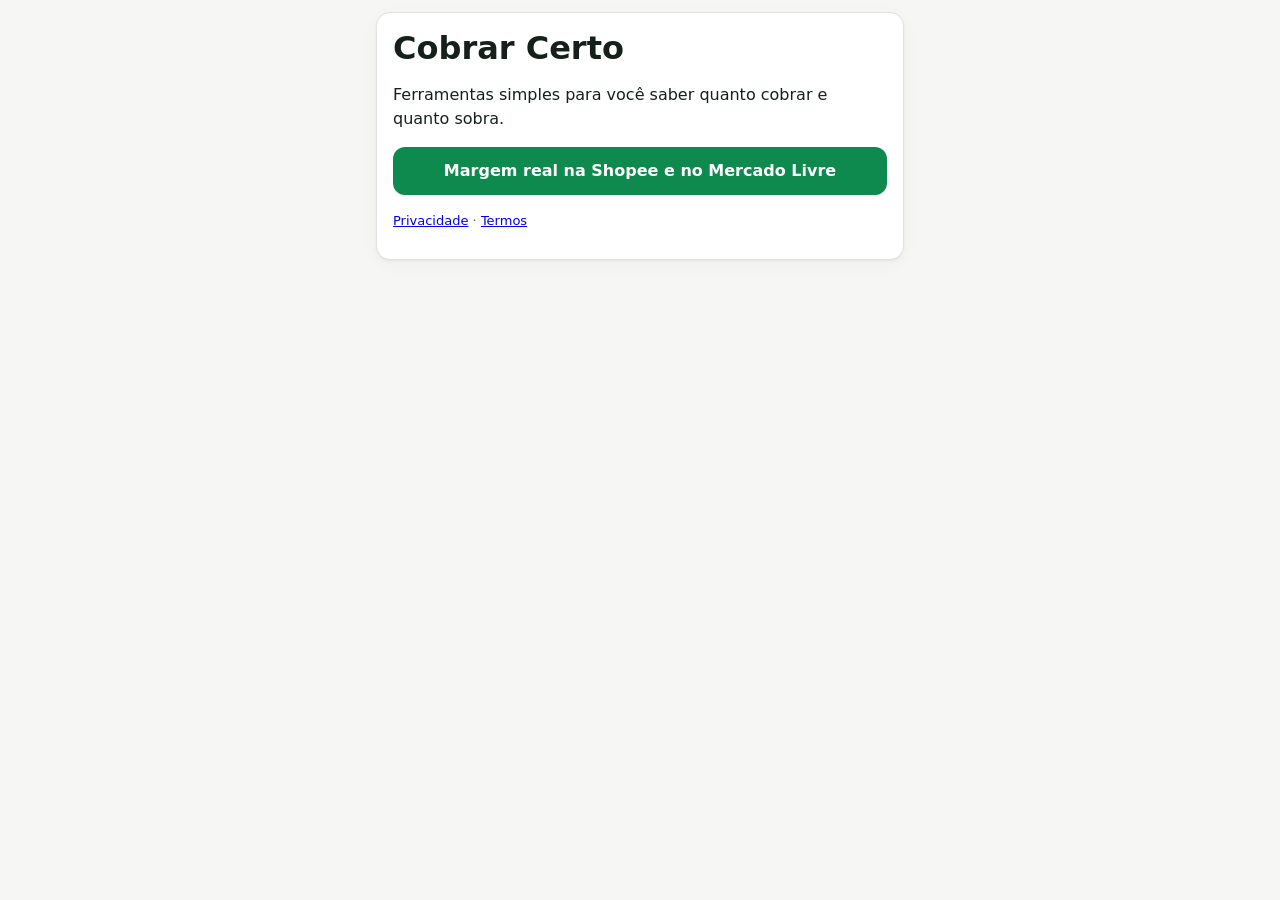
<file: index.html>
<!doctype html><html lang="pt-BR"><head><meta charset="utf-8">
<meta name="viewport" content="width=device-width,initial-scale=1"><title>Cobrar Certo</title>
<link rel="stylesheet" href="assets/base.css"></head><body><main class="wrap"><div class="card"><h1>Cobrar Certo</h1>
<p>Ferramentas simples para você saber quanto cobrar e quanto sobra.</p>
<p><a class="btn" href="o/marketplace/">Margem real na Shopee e no Mercado Livre</a></p>
<p class="small muted"><a href="privacidade.html">Privacidade</a> · <a href="termos.html">Termos</a></p></div></main></body></html>
</file>
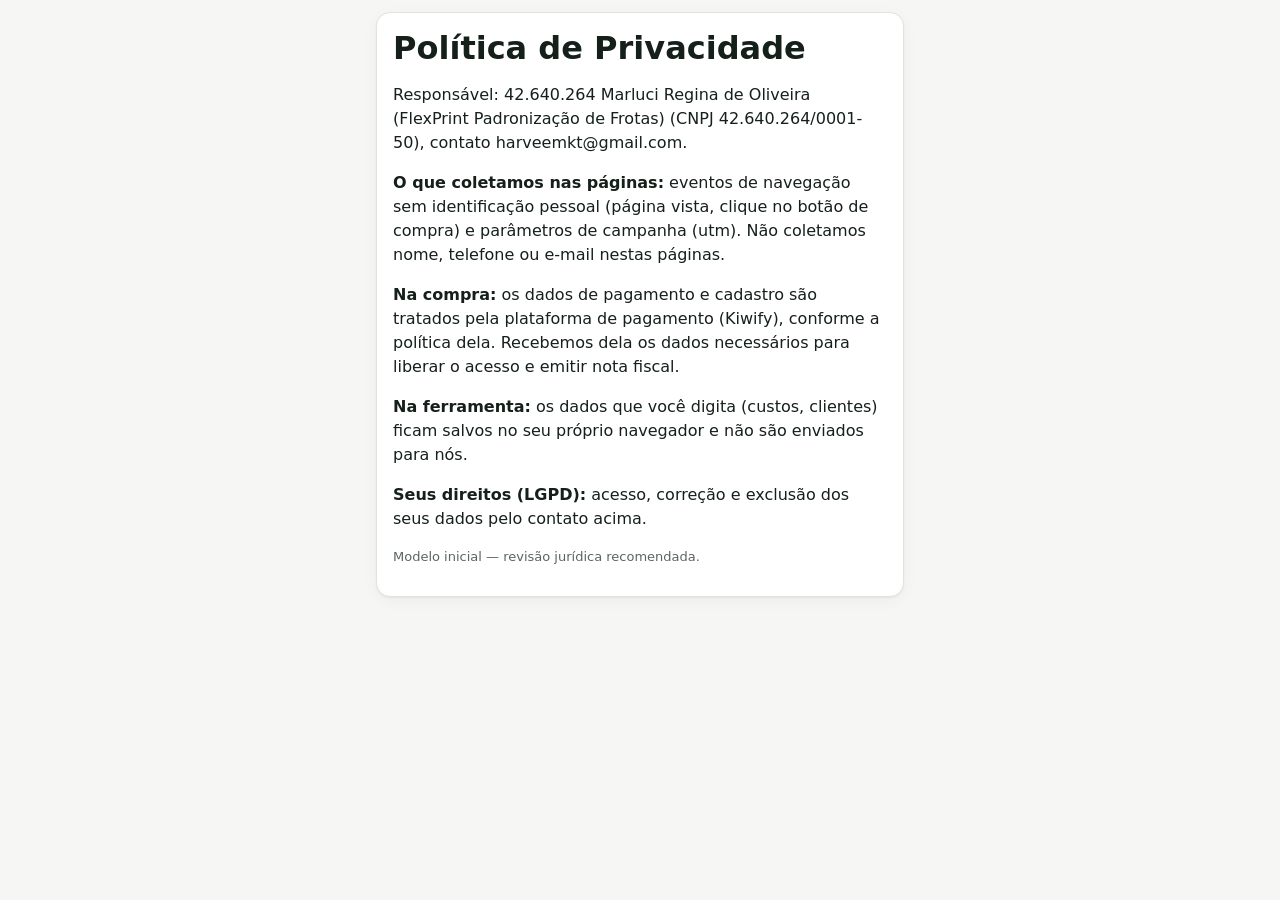
<file: privacidade.html>
<!doctype html><html lang="pt-BR"><head><meta charset="utf-8">
<meta name="viewport" content="width=device-width,initial-scale=1"><title>Política de Privacidade</title>
<link rel="stylesheet" href="assets/base.css"></head><body><main class="wrap"><div class="card"><h1>Política de Privacidade</h1>
<p>Responsável: 42.640.264 Marluci Regina de Oliveira (FlexPrint Padronização de Frotas) (CNPJ 42.640.264/0001-50), contato harveemkt@gmail.com.</p>
<p><strong>O que coletamos nas páginas:</strong> eventos de navegação sem identificação pessoal (página vista, clique no botão de compra) e parâmetros de campanha (utm). Não coletamos nome, telefone ou e-mail nestas páginas.</p>
<p><strong>Na compra:</strong> os dados de pagamento e cadastro são tratados pela plataforma de pagamento (Kiwify), conforme a política dela. Recebemos dela os dados necessários para liberar o acesso e emitir nota fiscal.</p>
<p><strong>Na ferramenta:</strong> os dados que você digita (custos, clientes) ficam salvos no seu próprio navegador e não são enviados para nós.</p>
<p><strong>Seus direitos (LGPD):</strong> acesso, correção e exclusão dos seus dados pelo contato acima.</p>
<p class="small muted">Modelo inicial — revisão jurídica recomendada.</p></div></main></body></html>
</file>
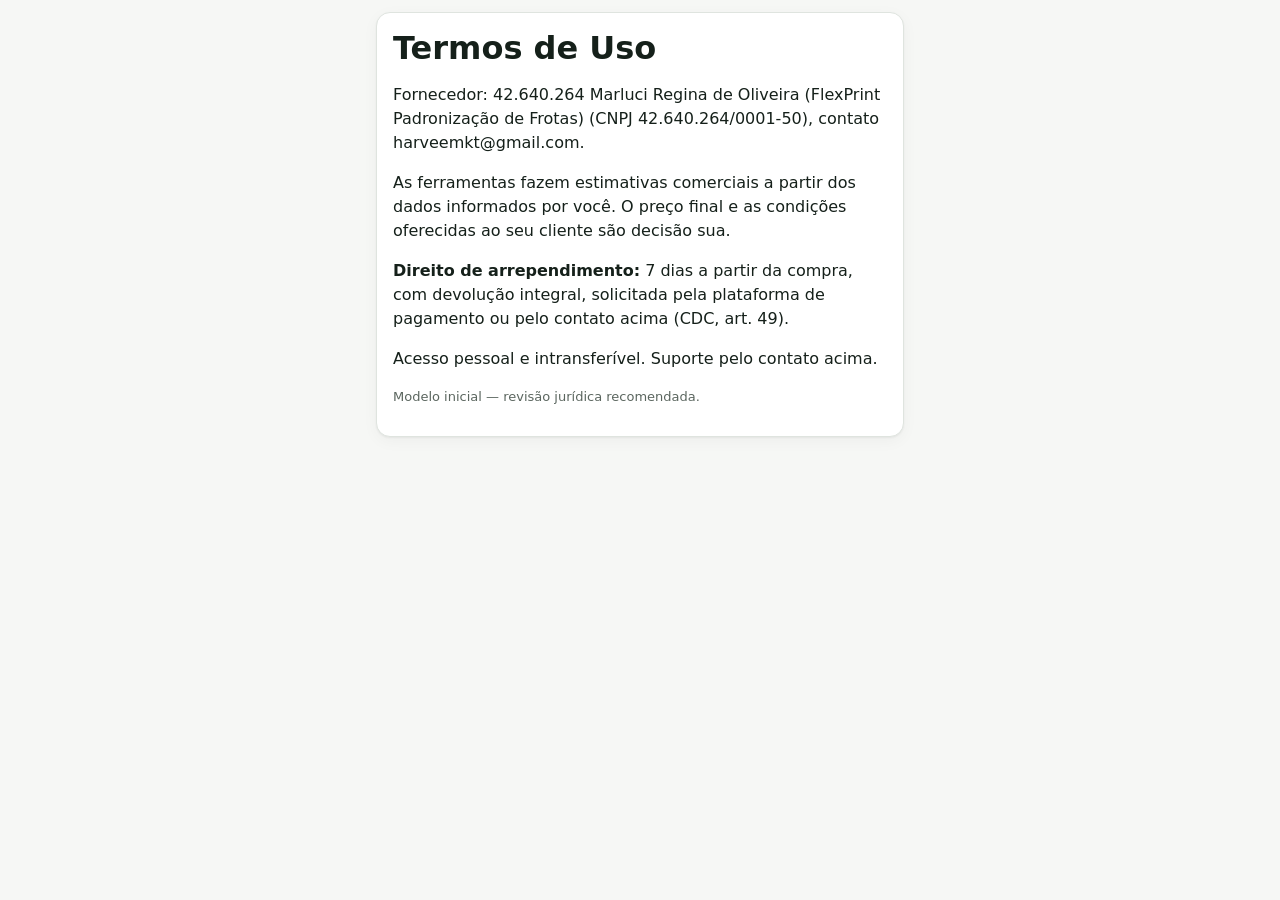
<file: termos.html>
<!doctype html><html lang="pt-BR"><head><meta charset="utf-8">
<meta name="viewport" content="width=device-width,initial-scale=1"><title>Termos de Uso</title>
<link rel="stylesheet" href="assets/base.css"></head><body><main class="wrap"><div class="card"><h1>Termos de Uso</h1>
<p>Fornecedor: 42.640.264 Marluci Regina de Oliveira (FlexPrint Padronização de Frotas) (CNPJ 42.640.264/0001-50), contato harveemkt@gmail.com.</p>
<p>As ferramentas fazem estimativas comerciais a partir dos dados informados por você. O preço final e as condições oferecidas ao seu cliente são decisão sua.</p>
<p><strong>Direito de arrependimento:</strong> 7 dias a partir da compra, com devolução integral, solicitada pela plataforma de pagamento ou pelo contato acima (CDC, art. 49).</p>
<p>Acesso pessoal e intransferível. Suporte pelo contato acima.</p>
<p class="small muted">Modelo inicial — revisão jurídica recomendada.</p></div></main></body></html>
</file>
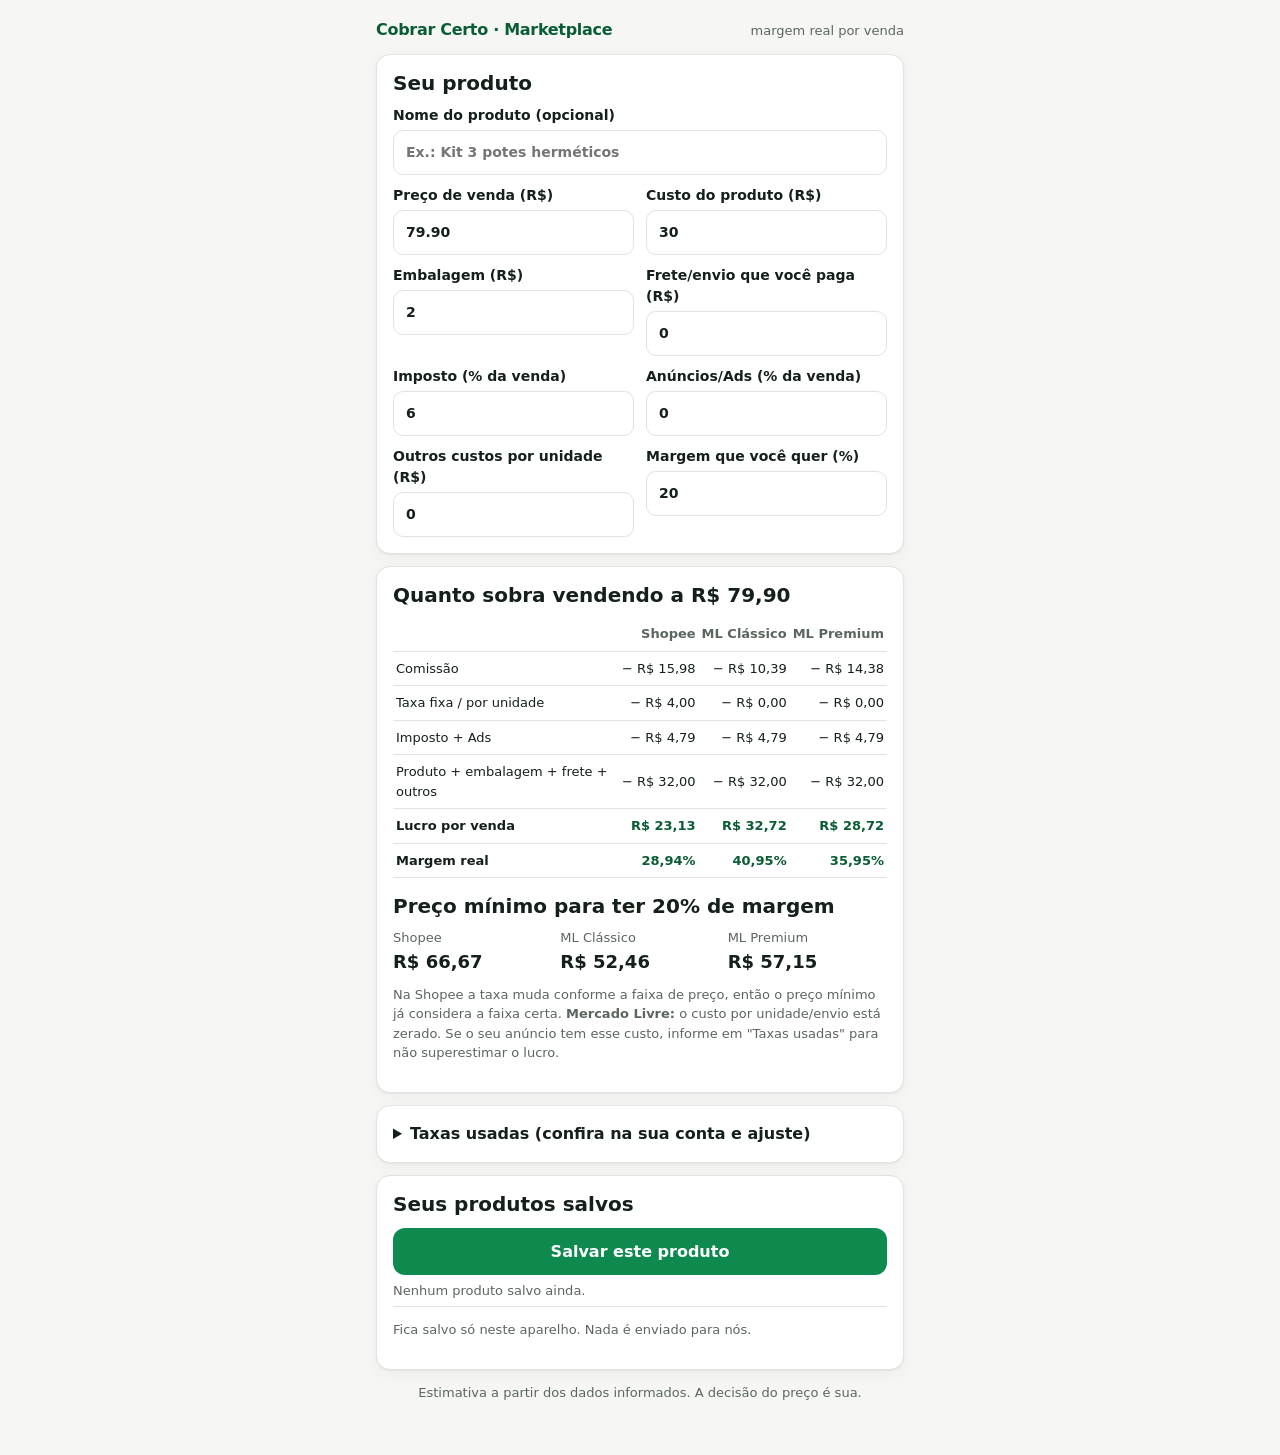
<file: kits/margin/app.html>
<!doctype html>
<html lang="pt-BR"><head>
<meta charset="utf-8"><meta name="viewport" content="width=device-width,initial-scale=1">
<meta name="robots" content="noindex"><title>Margem Real Shopee + Mercado Livre | Cobrar Certo</title>
<link rel="stylesheet" href="../../assets/base.css">
<script src="../../assets/config.js"></script>
<style>
 .res{width:100%;border-collapse:collapse;font-size:14px} .res th,.res td{padding:7px 3px;white-space:nowrap;border-bottom:1px solid var(--line);text-align:right}
 .res th:first-child,.res td:first-child{text-align:left;white-space:normal} .res{font-size:13px} .res thead th{font-size:13px;color:var(--muted)}
 .pos{color:var(--brand-ink);font-weight:800} .neg{color:var(--danger);font-weight:800}
 .big{font-size:18px;font-weight:800} .pill{display:inline-block;font-size:12px;padding:2px 8px;border-radius:99px;background:var(--brand-soft);color:var(--brand-ink)}
 .row3{display:grid;grid-template-columns:1fr 1fr 1fr;gap:8px} details summary{font-weight:700;cursor:pointer}
 .hist li{display:flex;justify-content:space-between;gap:8px;padding:6px 0;border-bottom:1px solid var(--line)} .hist{list-style:none;padding:0;margin:0}
 .linkbtn{background:none;border:0;color:var(--brand-ink);font-weight:700;cursor:pointer;padding:0}
</style>
</head><body><main class="wrap">
<header class="top"><strong class="logo">Cobrar Certo · Marketplace</strong><span class="small muted">margem real por venda</span></header>

<section class="card">
  <h2>Seu produto</h2>
  <label>Nome do produto (opcional)<input id="nome" type="text" placeholder="Ex.: Kit 3 potes herméticos"></label>
  <div class="grid2">
    <label>Preço de venda (R$)<input id="preco" type="number" inputmode="decimal" step="0.01" value="79.90"></label>
    <label>Custo do produto (R$)<input id="custo" type="number" inputmode="decimal" step="0.01" value="30"></label>
    <label>Embalagem (R$)<input id="embalagem" type="number" inputmode="decimal" step="0.01" value="2"></label>
    <label>Frete/envio que você paga (R$)<input id="frete" type="number" inputmode="decimal" step="0.01" value="0"></label>
    <label>Imposto (% da venda)<input id="imposto_pct" type="number" inputmode="decimal" step="0.1" value="6"></label>
    <label>Anúncios/Ads (% da venda)<input id="ads_pct" type="number" inputmode="decimal" step="0.1" value="0"></label>
    <label>Outros custos por unidade (R$)<input id="outros" type="number" inputmode="decimal" step="0.01" value="0"></label>
    <label>Margem que você quer (%)<input id="margem" type="number" inputmode="decimal" step="1" value="20"></label>
  </div>
</section>

<section class="card" id="out"></section>

<section class="card">
  <details>
    <summary>Taxas usadas (confira na sua conta e ajuste)</summary>
    <p class="small muted">Padrões de set/2026 publicados em fontes públicas. Taxas mudam e variam por categoria: confira na Central do Vendedor da Shopee e no simulador de custos do Mercado Livre. Tudo aqui é editável e fica salvo no seu aparelho.</p>
    <h3>Shopee (por faixa de preço)</h3>
    <div id="bands"></div>
    <label>Adicional por item para CPF (R$)<input id="cpf_extra" type="number" step="0.01" value="0"></label>
    <p class="small muted">Use 3 se você vende como CPF e passou de 450 pedidos em 90 dias.</p>
    <h3>Mercado Livre</h3>
    <div class="grid2">
      <label>Clássico: comissão (%)<input id="mlc_pct" type="number" step="0.1" value="13"></label>
      <label>Clássico: custo por unidade (R$)<input id="mlc_fixo" type="number" step="0.01" value="0"></label>
      <label>Premium: comissão (%)<input id="mlp_pct" type="number" step="0.1" value="18"></label>
      <label>Premium: custo por unidade (R$)<input id="mlp_fixo" type="number" step="0.01" value="0"></label>
    </div>
    <p class="small muted">A comissão do ML varia por categoria (Clássico ~10–14%, Premium ~15–19%). Desde mar/2026 o custo por unidade depende de peso, medidas e preço: pegue o valor do seu anúncio no simulador do ML.</p>
    <button class="btn ghost" id="reset">Voltar aos padrões</button>
  </details>
</section>

<section class="card">
  <h2>Seus produtos salvos</h2>
  <button class="btn" id="salvar">Salvar este produto</button>
  <ul class="hist" id="hist"></ul>
  <p class="small muted">Fica salvo só neste aparelho. Nada é enviado para nós.</p>
</section>
<p class="small muted" style="text-align:center">Estimativa a partir dos dados informados. A decisão do preço é sua.</p>
</main>
<script type="module">
import { DEFAULTS, sale, minPrice } from './engine.js';
import { track } from '../../assets/track.js';
const $ = (id) => document.getElementById(id);
const KEY = 'cobrarcerto.margem.v1';
const brl = (v) => Number(v).toLocaleString('pt-BR', { style: 'currency', currency: 'BRL' });
const esc = (s) => String(s ?? '').replace(/[&<>"']/g, (c) => ({ '&': '&amp;', '<': '&lt;', '>': '&gt;', '"': '&quot;', "'": '&#39;' }[c]));
const load = () => { try { return JSON.parse(localStorage.getItem(KEY) || '{}'); } catch { return {}; } };
const store = (o) => { try { localStorage.setItem(KEY, JSON.stringify(o)); } catch {} };
let S = load();
const bandIds = DEFAULTS.shopee.bands.map((_, i) => i);
$('bands').innerHTML = DEFAULTS.shopee.bands.map((b, i) => {
  const next = DEFAULTS.shopee.bands[i + 1];
  const faixa = next ? `${brl(b[0])} a ${brl(next[0] - 0.01)}` : `a partir de ${brl(b[0])}`;
  return `<p class="small" style="margin:10px 0 0"><strong>${faixa}</strong></p><div class="grid2">
    <label>Comissão (%)<input id="sb${i}p" type="number" step="0.1" value="${b[1]}"></label>
    <label>Taxa fixa (R$)<input id="sb${i}f" type="number" step="0.01" value="${b[2]}"></label></div>`;
}).join('');
const FEE_IDS = ['cpf_extra', 'mlc_pct', 'mlc_fixo', 'mlp_pct', 'mlp_fixo', ...bandIds.flatMap((i) => [`sb${i}p`, `sb${i}f`])];
const P_IDS = ['nome', 'preco', 'custo', 'embalagem', 'frete', 'imposto_pct', 'ads_pct', 'outros', 'margem'];
for (const id of [...FEE_IDS, ...P_IDS]) if (S.f?.[id] !== undefined) $(id).value = S.f[id];

function fees() {
  return {
    shopee: { bands: DEFAULTS.shopee.bands.map((b, i) => [b[0], +$(`sb${i}p`).value, +$(`sb${i}f`).value]), cpf_extra: +$('cpf_extra').value },
    ml_classico: { pct: +$('mlc_pct').value, fixo: +$('mlc_fixo').value },
    ml_premium: { pct: +$('mlp_pct').value, fixo: +$('mlp_fixo').value },
  };
}
const params = () => Object.fromEntries(P_IDS.filter((k) => k !== 'nome').map((k) => [k, +$(k).value]));
const CANAIS = [['shopee', 'Shopee'], ['ml_classico', 'ML Clássico'], ['ml_premium', 'ML Premium']];
let used = false;
function calc(user = false) {
  const p = params(), F = fees();
  const rs = CANAIS.map(([c]) => sale(c, p, F));
  const mins = CANAIS.map(([c]) => minPrice(c, p, p.margem, F));
  const cls = (v) => (v >= 0 ? 'pos' : 'neg');
  $('out').innerHTML = `<h2>Quanto sobra vendendo a ${brl(p.preco)}</h2>
  <table class="res"><thead><tr><th></th>${CANAIS.map(([, l]) => `<th>${l}</th>`).join('')}</tr></thead><tbody>
  <tr><td>Comissão</td>${rs.map((r) => `<td>− ${brl(r.comissao)}</td>`).join('')}</tr>
  <tr><td>Taxa fixa / por unidade</td>${rs.map((r) => `<td>− ${brl(r.taxa_fixa)}</td>`).join('')}</tr>
  <tr><td>Imposto + Ads</td>${rs.map((r) => `<td>− ${brl(r.imposto + r.ads)}</td>`).join('')}</tr>
  <tr><td>Produto + embalagem + frete + outros</td>${rs.map((r) => `<td>− ${brl(r.custos)}</td>`).join('')}</tr>
  <tr><td><strong>Lucro por venda</strong></td>${rs.map((r) => `<td class="${cls(r.lucro)}">${brl(r.lucro)}</td>`).join('')}</tr>
  <tr><td><strong>Margem real</strong></td>${rs.map((r) => `<td class="${cls(r.lucro)}">${r.margem_pct.toLocaleString('pt-BR')}%</td>`).join('')}</tr>
  </tbody></table>
  <h2 style="margin-top:16px">Preço mínimo para ter ${p.margem}% de margem</h2>
  <div class="row3">${CANAIS.map(([, l], i) => `<div><div class="small muted">${l}</div><div class="big">${mins[i] == null ? '—' : brl(mins[i])}</div></div>`).join('')}</div>
  ${rs.some((r) => r.lucro < 0) ? `<p class="neg" style="margin-top:12px">Atenção: neste preço você tem prejuízo em ${rs.filter((r) => r.lucro < 0).map((r) => CANAIS.find(([c]) => c === r.canal)[1]).join(', ')}.</p>` : ''}
  <p class="small muted" style="margin-top:10px">Na Shopee a taxa muda conforme a faixa de preço, então o preço mínimo já considera a faixa certa.${F.ml_classico.fixo === 0 && F.ml_premium.fixo === 0 ? ' <strong>Mercado Livre:</strong> o custo por unidade/envio está zerado. Se o seu anúncio tem esse custo, informe em "Taxas usadas" para não superestimar o lucro.' : ''}</p>`;
  S.f = Object.fromEntries([...FEE_IDS, ...P_IDS].map((id) => [id, $(id).value])); store(S);
  if (user && !used) { used = true; track('tool_use', { tool: 'margem' }); }
}
for (const id of [...FEE_IDS, ...P_IDS]) $(id).addEventListener('input', () => calc(true));
$('reset').addEventListener('click', () => { S.f = Object.fromEntries(Object.entries(S.f || {}).filter(([k]) => P_IDS.includes(k))); store(S); location.reload(); });
function hist() {
  const h = S.h || [];
  $('hist').innerHTML = h.length ? h.map((x, i) => `<li><span><button class="linkbtn" data-open="${i}">${esc(x.nome || 'Produto ' + (i + 1))}</button><br><span class="small muted">${brl(x.p.preco)} · Shopee ${brl(x.r[0])} · ML ${brl(x.r[1])} / ${brl(x.r[2])}</span></span><button class="linkbtn" data-del="${i}">apagar</button></li>`).join('') : '<li class="small muted">Nenhum produto salvo ainda.</li>';
}
$('salvar').addEventListener('click', () => {
  const p = params(), F = fees();
  (S.h ||= []).unshift({ nome: $('nome').value, p, r: CANAIS.map(([c]) => sale(c, p, F).lucro) });
  S.h = S.h.slice(0, 200); store(S); hist();
});
$('hist').addEventListener('click', (e) => {
  const o = e.target.dataset.open, d = e.target.dataset.del;
  if (o !== undefined) { const x = S.h[o]; $('nome').value = x.nome; for (const [k, v] of Object.entries(x.p)) $(k).value = v; calc(); scrollTo(0, 0); }
  if (d !== undefined) { S.h.splice(d, 1); store(S); hist(); }
});
calc(); hist();
</script>
</body></html>
</file>
<file: assets/base.css>
/* Base visual compartilhada: LPs e produtos. Mobile-first, sem fontes externas (velocidade). */
:root{
  --bg:#f6f7f5; --card:#fff; --ink:#15201a; --muted:#5b665f; --line:#dfe4df;
  --brand:#0f8a4f; --brand-ink:#0a5c35; --brand-soft:#e6f5ec; --accent:#ffb020; --danger:#b42318;
  --r:14px; --shadow:0 1px 2px rgba(0,0,0,.05),0 4px 16px rgba(0,0,0,.04);
}
*{box-sizing:border-box}
html{-webkit-text-size-adjust:100%}
body{margin:0;background:var(--bg);color:var(--ink);font:16px/1.5 system-ui,-apple-system,"Segoe UI",Roboto,Arial,sans-serif}
.wrap{max-width:560px;margin:0 auto;padding:12px 16px 40px}
.top{display:flex;justify-content:space-between;align-items:baseline;padding:6px 0 12px}
.logo{font-weight:800;color:var(--brand-ink);letter-spacing:-.3px}
.card{background:var(--card);border:1px solid var(--line);border-radius:var(--r);padding:16px;margin:0 0 12px;box-shadow:var(--shadow)}
h1,h2,h3{line-height:1.2;margin:0 0 10px}
h2{font-size:20px}
label{display:block;font-size:14px;font-weight:600;margin:10px 0 0}
input,select{display:block;width:100%;margin-top:4px;padding:11px 12px;font:inherit;border:1.5px solid var(--line);border-radius:10px;background:#fff;color:var(--ink)}
input:focus,select:focus{outline:none;border-color:var(--brand);box-shadow:0 0 0 3px var(--brand-soft)}
.grid2{display:grid;grid-template-columns:1fr;gap:0 12px}
@media(min-width:480px){.grid2{grid-template-columns:1fr 1fr}}
.btn{display:block;width:100%;text-align:center;text-decoration:none;cursor:pointer;margin-top:12px;padding:14px 16px;border-radius:12px;border:0;
  background:var(--brand);color:#fff;font-family:inherit;font-weight:700;font-size:16px;line-height:1.2}
.btn:active{transform:translateY(1px)}
.btn.ghost{background:#fff;color:var(--brand-ink);border:1.5px solid var(--brand)}
.big-btn{font-size:18px;padding:16px}
.muted{color:var(--muted)} .small{font-size:13px}
.err{color:var(--danger);font-weight:600;min-height:1em}
</file>
